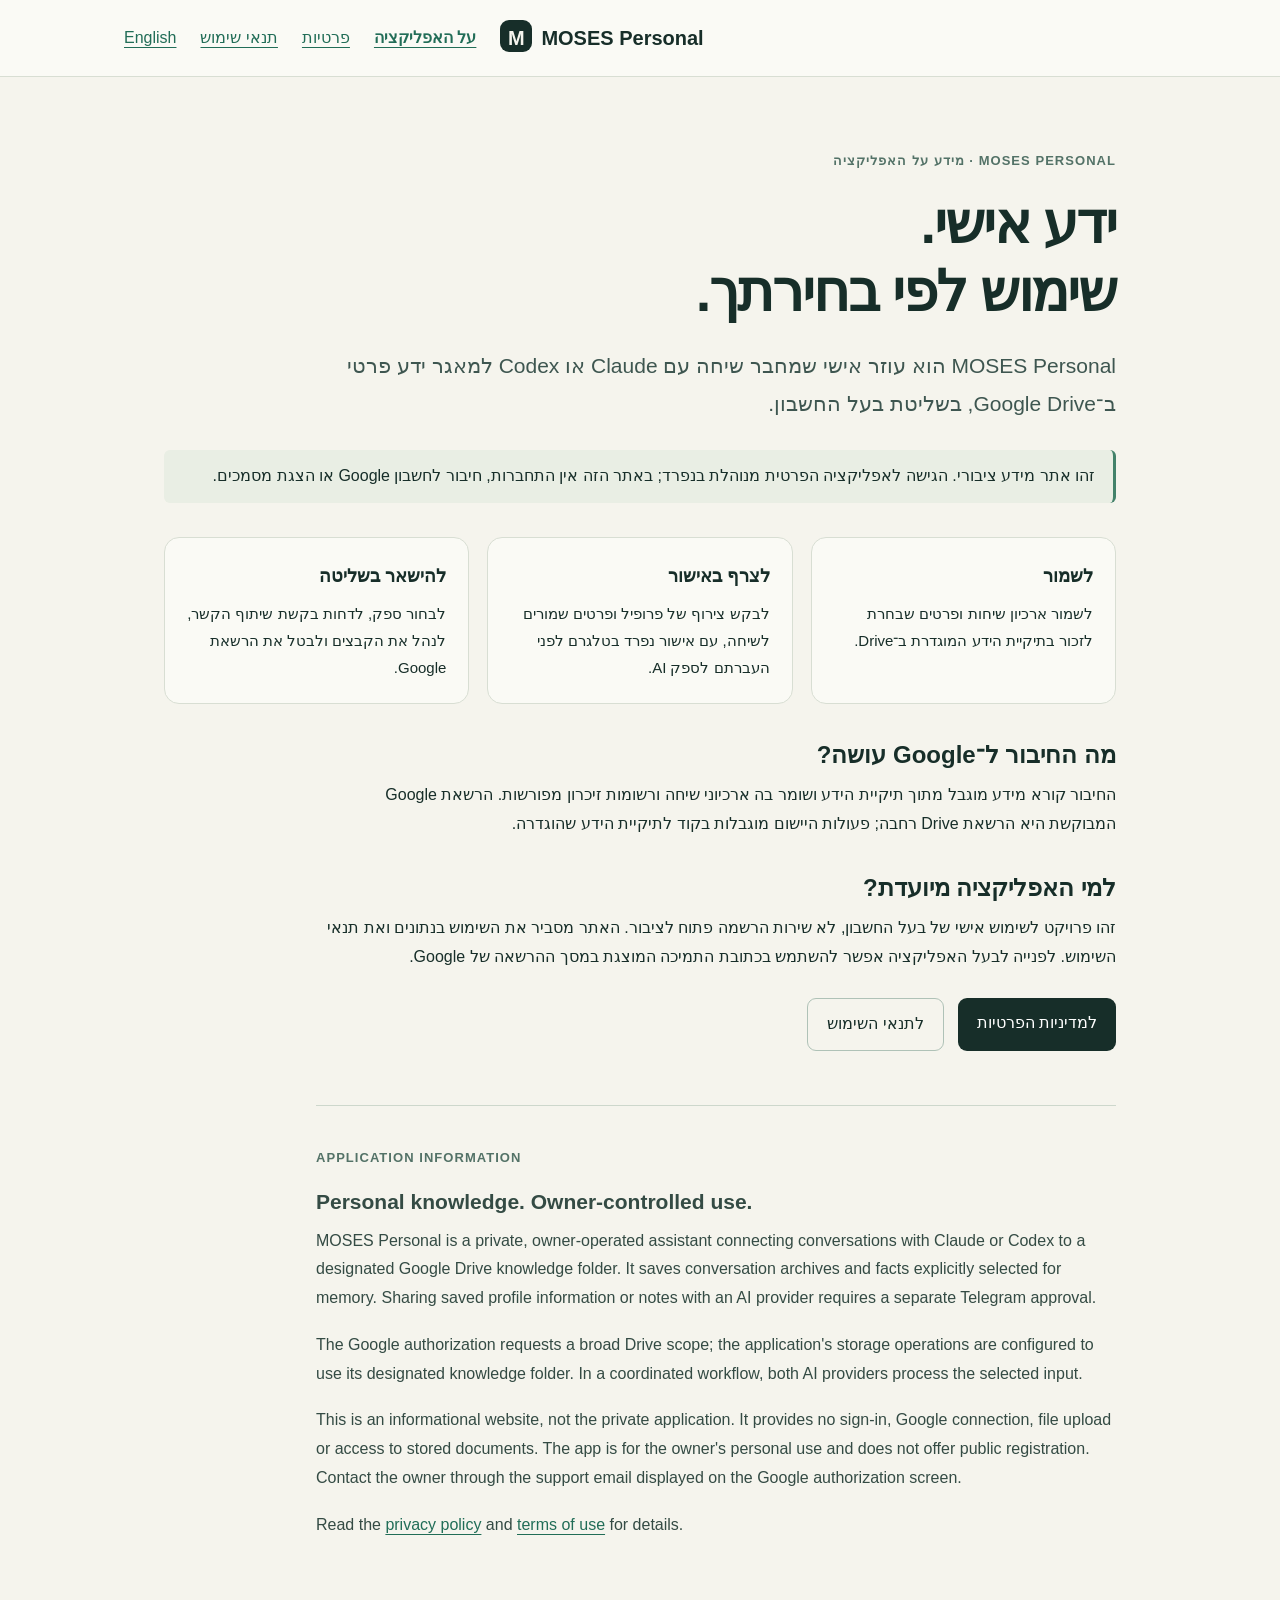
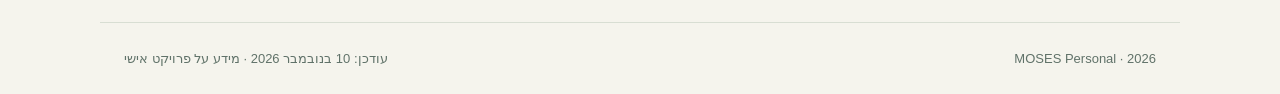
<file: index.html>
<!doctype html><html lang="he" dir="rtl"><head><meta charset="utf-8"><meta name="viewport" content="width=device-width,initial-scale=1"><title>מידע על האפליקציה | MOSES Personal</title><meta name="description" content="MOSES Personal — מידע על עוזר אישי עם אחסון ידע ב־Google Drive."><link rel="icon" href="/favicon.svg" type="image/svg+xml"><link rel="stylesheet" href="/styles.css"><meta name="google-site-verification" content="Oqz3vAV2T1W1eN7Mkm5vU2GLt82wAgXSuOa9q32WyWU" /></head><body><header><nav aria-label="ניווט ראשי"><a class="brand" href="/"><span aria-hidden="true">M</span>MOSES Personal</a><a href="/" aria-current="page">על האפליקציה</a><a href="/privacy/">פרטיות</a><a href="/terms/">תנאי שימוש</a><a href="#english" lang="en">English</a></nav></header><main><p class="eyebrow">MOSES PERSONAL · מידע על האפליקציה</p><h1>ידע אישי.<br>שימוש לפי בחירתך.</h1><p class="lead">MOSES Personal הוא עוזר אישי שמחבר שיחה עם Claude או Codex למאגר ידע פרטי ב־Google Drive, בשליטת בעל החשבון.</p><div class="notice">זהו אתר מידע ציבורי. הגישה לאפליקציה הפרטית מנוהלת בנפרד; באתר הזה אין התחברות, חיבור לחשבון Google או הצגת מסמכים.</div><div class="grid"><section class="card"><h3>לשמור</h3><p>לשמור ארכיון שיחות ופרטים שבחרת לזכור בתיקיית הידע המוגדרת ב־Drive.</p></section><section class="card"><h3>לצרף באישור</h3><p>לבקש צירוף של פרופיל ופרטים שמורים לשיחה, עם אישור נפרד בטלגרם לפני העברתם לספק AI.</p></section><section class="card"><h3>להישאר בשליטה</h3><p>לבחור ספק, לדחות בקשת שיתוף הקשר, לנהל את הקבצים ולבטל את הרשאת Google.</p></section></div><section class="body-copy"><h2>מה החיבור ל־Google עושה?</h2><p>החיבור קורא מידע מוגבל מתוך תיקיית הידע ושומר בה ארכיוני שיחה ורשומות זיכרון מפורשות. הרשאת Google המבוקשת היא הרשאת Drive רחבה; פעולות היישום מוגבלות בקוד לתיקיית הידע שהוגדרה.</p><h2>למי האפליקציה מיועדת?</h2><p>זהו פרויקט לשימוש אישי של בעל החשבון, לא שירות הרשמה פתוח לציבור. האתר מסביר את השימוש בנתונים ואת תנאי השימוש. לפנייה לבעל האפליקציה אפשר להשתמש בכתובת התמיכה המוצגת במסך ההרשאה של Google.</p><div class="links"><a href="/privacy/">למדיניות הפרטיות</a><a href="/terms/">לתנאי השימוש</a></div></section><section id="english" class="translation body-copy" lang="en" dir="ltr"><p class="eyebrow">APPLICATION INFORMATION</p><h2>Personal knowledge. Owner-controlled use.</h2><p>MOSES Personal is a private, owner-operated assistant connecting conversations with Claude or Codex to a designated Google Drive knowledge folder. It saves conversation archives and facts explicitly selected for memory. Sharing saved profile information or notes with an AI provider requires a separate Telegram approval.</p><p>The Google authorization requests a broad Drive scope; the application's storage operations are configured to use its designated knowledge folder. In a coordinated workflow, both AI providers process the selected input.</p><p>This is an informational website, not the private application. It provides no sign-in, Google connection, file upload or access to stored documents. The app is for the owner's personal use and does not offer public registration. Contact the owner through the support email displayed on the Google authorization screen.</p><p>Read the <a href="/privacy/">privacy policy</a> and <a href="/terms/">terms of use</a> for details.</p></section></main><footer><span dir="ltr">MOSES Personal · 2026</span><span>עודכן: 10 בנובמבר 2026 · מידע על פרויקט אישי</span></footer></body></html>
</file>
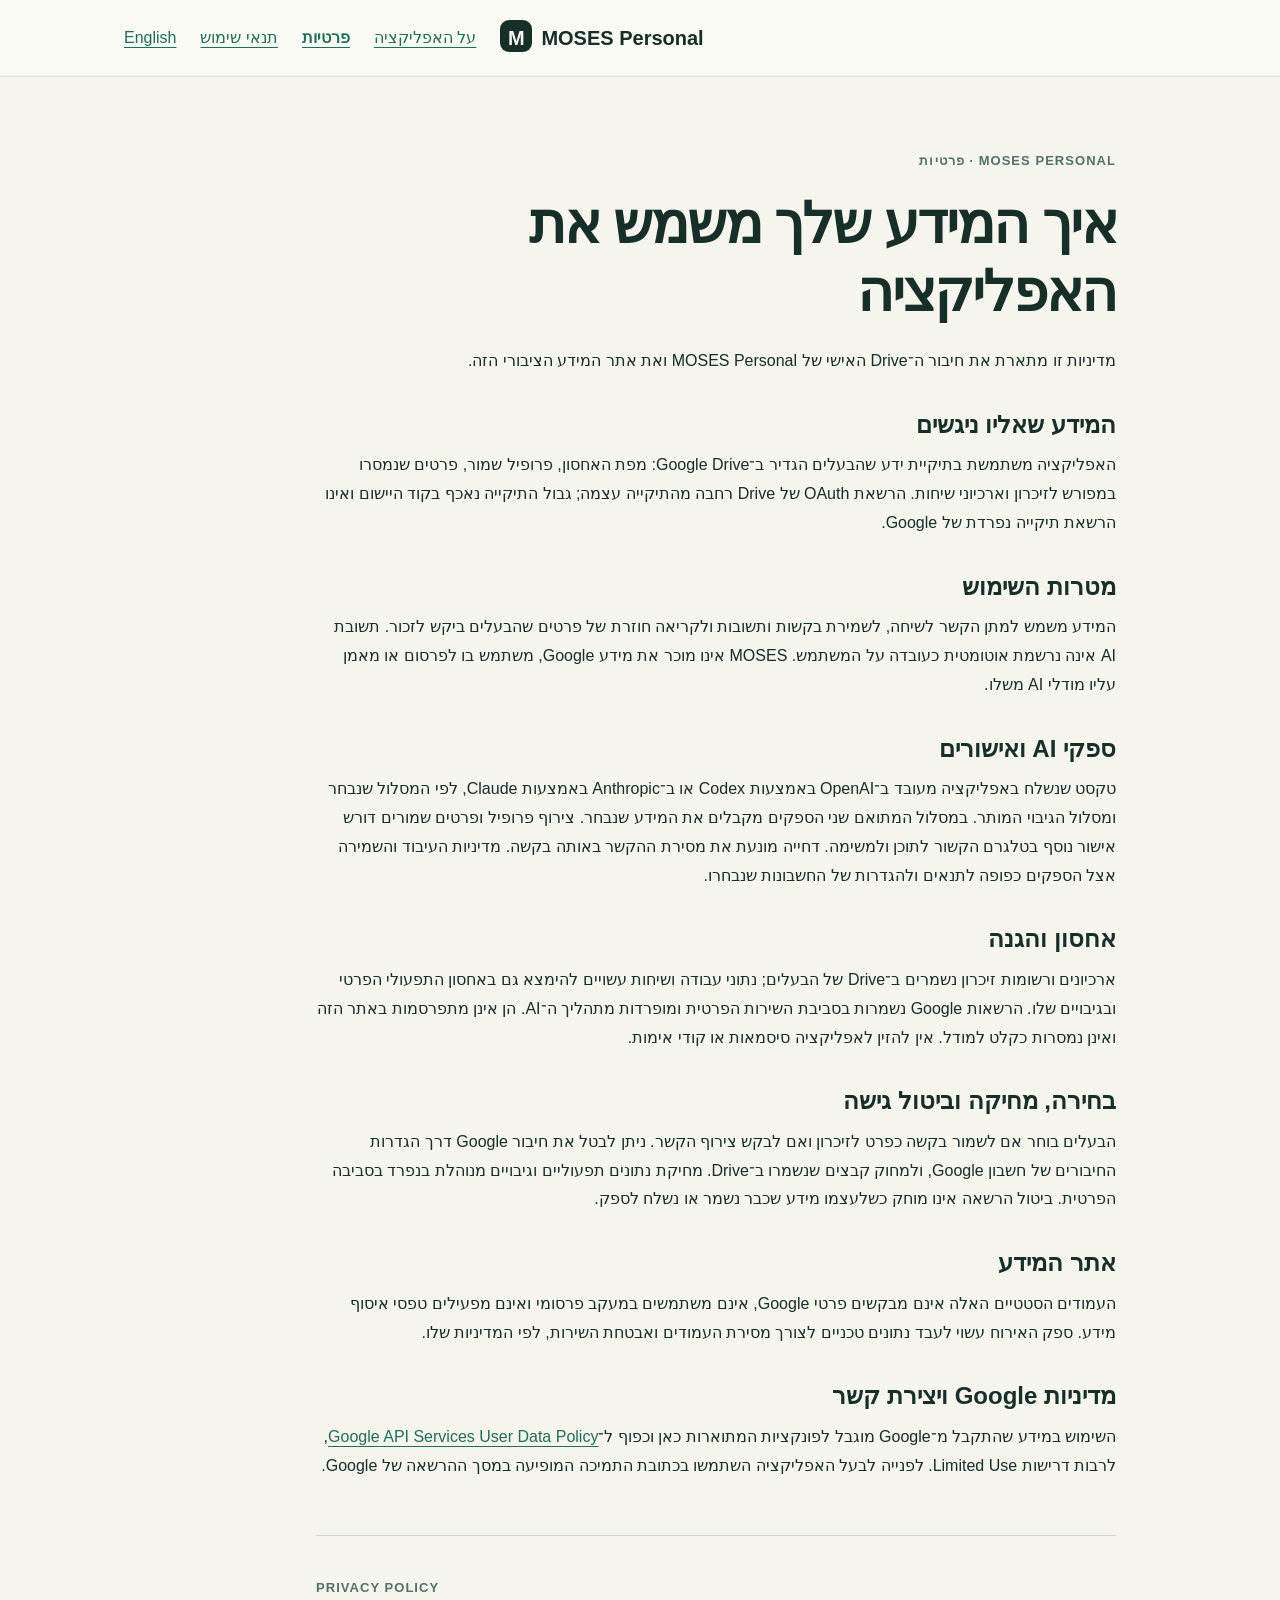
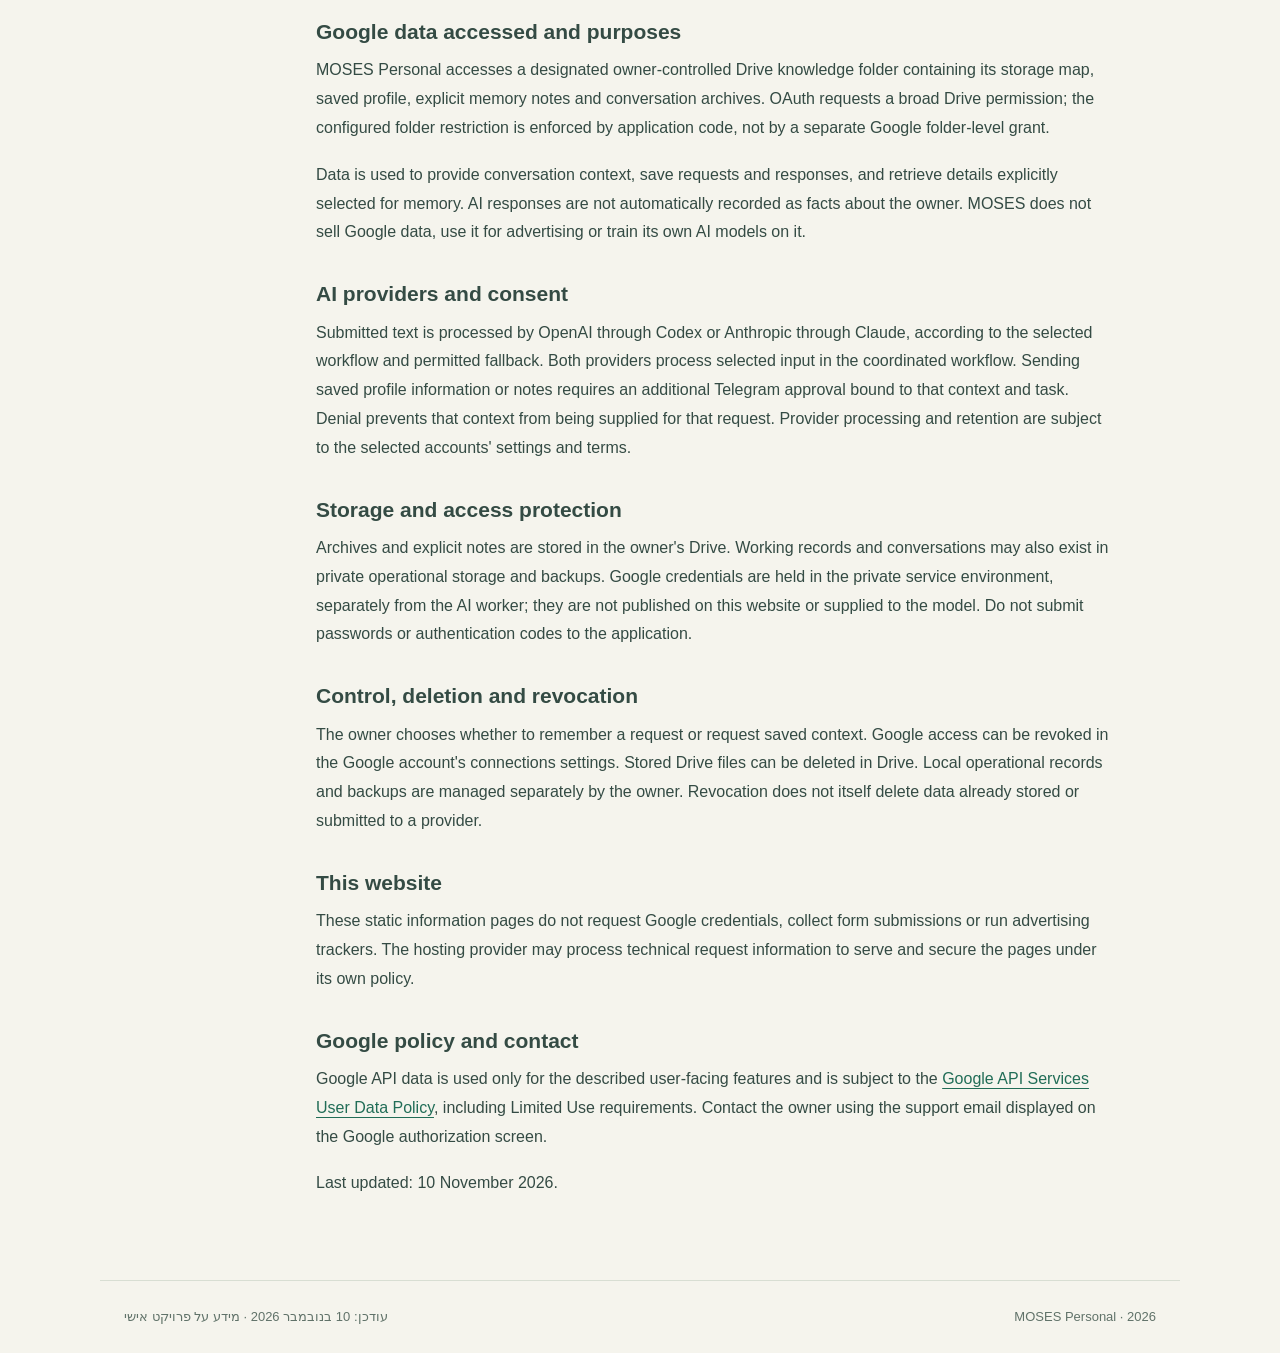
<file: privacy/index.html>
<!doctype html><html lang="he" dir="rtl"><head><meta charset="utf-8"><meta name="viewport" content="width=device-width,initial-scale=1"><title>מדיניות פרטיות | MOSES Personal</title><meta name="description" content="כיצד MOSES Personal קורא, שומר ומשתף מידע מ־Google Drive."><link rel="icon" href="/favicon.svg" type="image/svg+xml"><link rel="stylesheet" href="/styles.css"></head><body><header><nav aria-label="ניווט ראשי"><a class="brand" href="/"><span aria-hidden="true">M</span>MOSES Personal</a><a href="/">על האפליקציה</a><a href="/privacy/" aria-current="page">פרטיות</a><a href="/terms/">תנאי שימוש</a><a href="#english" lang="en">English</a></nav></header><main><p class="eyebrow">MOSES PERSONAL · פרטיות</p><h1>איך המידע שלך משמש את האפליקציה</h1><div class="body-copy"><p>מדיניות זו מתארת את חיבור ה־Drive האישי של MOSES Personal ואת אתר המידע הציבורי הזה.</p><h2>המידע שאליו ניגשים</h2><p>האפליקציה משתמשת בתיקיית ידע שהבעלים הגדיר ב־Google Drive: מפת האחסון, פרופיל שמור, פרטים שנמסרו במפורש לזיכרון וארכיוני שיחות. הרשאת OAuth של Drive רחבה מהתיקייה עצמה; גבול התיקייה נאכף בקוד היישום ואינו הרשאת תיקייה נפרדת של Google.</p><h2>מטרות השימוש</h2><p>המידע משמש למתן הקשר לשיחה, לשמירת בקשות ותשובות ולקריאה חוזרת של פרטים שהבעלים ביקש לזכור. תשובת AI אינה נרשמת אוטומטית כעובדה על המשתמש. MOSES אינו מוכר את מידע Google, משתמש בו לפרסום או מאמן עליו מודלי AI משלו.</p><h2>ספקי AI ואישורים</h2><p>טקסט שנשלח באפליקציה מעובד ב־OpenAI באמצעות Codex או ב־Anthropic באמצעות Claude, לפי המסלול שנבחר ומסלול הגיבוי המותר. במסלול המתואם שני הספקים מקבלים את המידע שנבחר. צירוף פרופיל ופרטים שמורים דורש אישור נוסף בטלגרם הקשור לתוכן ולמשימה. דחייה מונעת את מסירת ההקשר באותה בקשה. מדיניות העיבוד והשמירה אצל הספקים כפופה לתנאים ולהגדרות של החשבונות שנבחרו.</p><h2>אחסון והגנה</h2><p>ארכיונים ורשומות זיכרון נשמרים ב־Drive של הבעלים; נתוני עבודה ושיחות עשויים להימצא גם באחסון התפעולי הפרטי ובגיבויים שלו. הרשאות Google נשמרות בסביבת השירות הפרטית ומופרדות מתהליך ה־AI. הן אינן מתפרסמות באתר הזה ואינן נמסרות כקלט למודל. אין להזין לאפליקציה סיסמאות או קודי אימות.</p><h2>בחירה, מחיקה וביטול גישה</h2><p>הבעלים בוחר אם לשמור בקשה כפרט לזיכרון ואם לבקש צירוף הקשר. ניתן לבטל את חיבור Google דרך הגדרות החיבורים של חשבון Google, ולמחוק קבצים שנשמרו ב־Drive. מחיקת נתונים תפעוליים וגיבויים מנוהלת בנפרד בסביבה הפרטית. ביטול הרשאה אינו מוחק כשלעצמו מידע שכבר נשמר או נשלח לספק.</p><h2>אתר המידע</h2><p>העמודים הסטטיים האלה אינם מבקשים פרטי Google, אינם משתמשים במעקב פרסומי ואינם מפעילים טפסי איסוף מידע. ספק האירוח עשוי לעבד נתונים טכניים לצורך מסירת העמודים ואבטחת השירות, לפי המדיניות שלו.</p><h2>מדיניות Google ויצירת קשר</h2><p>השימוש במידע שהתקבל מ־Google מוגבל לפונקציות המתוארות כאן וכפוף ל־<a href="https://developers.google.com/terms/api-services-user-data-policy" rel="noopener">Google API Services User Data Policy</a>, לרבות דרישות Limited Use. לפנייה לבעל האפליקציה השתמשו בכתובת התמיכה המופיעה במסך ההרשאה של Google.</p></div><section id="english" class="translation body-copy" lang="en" dir="ltr"><p class="eyebrow">PRIVACY POLICY</p><h2>Google data accessed and purposes</h2><p>MOSES Personal accesses a designated owner-controlled Drive knowledge folder containing its storage map, saved profile, explicit memory notes and conversation archives. OAuth requests a broad Drive permission; the configured folder restriction is enforced by application code, not by a separate Google folder-level grant.</p><p>Data is used to provide conversation context, save requests and responses, and retrieve details explicitly selected for memory. AI responses are not automatically recorded as facts about the owner. MOSES does not sell Google data, use it for advertising or train its own AI models on it.</p><h2>AI providers and consent</h2><p>Submitted text is processed by OpenAI through Codex or Anthropic through Claude, according to the selected workflow and permitted fallback. Both providers process selected input in the coordinated workflow. Sending saved profile information or notes requires an additional Telegram approval bound to that context and task. Denial prevents that context from being supplied for that request. Provider processing and retention are subject to the selected accounts' settings and terms.</p><h2>Storage and access protection</h2><p>Archives and explicit notes are stored in the owner's Drive. Working records and conversations may also exist in private operational storage and backups. Google credentials are held in the private service environment, separately from the AI worker; they are not published on this website or supplied to the model. Do not submit passwords or authentication codes to the application.</p><h2>Control, deletion and revocation</h2><p>The owner chooses whether to remember a request or request saved context. Google access can be revoked in the Google account's connections settings. Stored Drive files can be deleted in Drive. Local operational records and backups are managed separately by the owner. Revocation does not itself delete data already stored or submitted to a provider.</p><h2>This website</h2><p>These static information pages do not request Google credentials, collect form submissions or run advertising trackers. The hosting provider may process technical request information to serve and secure the pages under its own policy.</p><h2>Google policy and contact</h2><p>Google API data is used only for the described user-facing features and is subject to the <a href="https://developers.google.com/terms/api-services-user-data-policy" rel="noopener">Google API Services User Data Policy</a>, including Limited Use requirements. Contact the owner using the support email displayed on the Google authorization screen.</p><p>Last updated: 10 November 2026.</p></section></main><footer><span dir="ltr">MOSES Personal · 2026</span><span>עודכן: 10 בנובמבר 2026 · מידע על פרויקט אישי</span></footer></body></html>
</file>
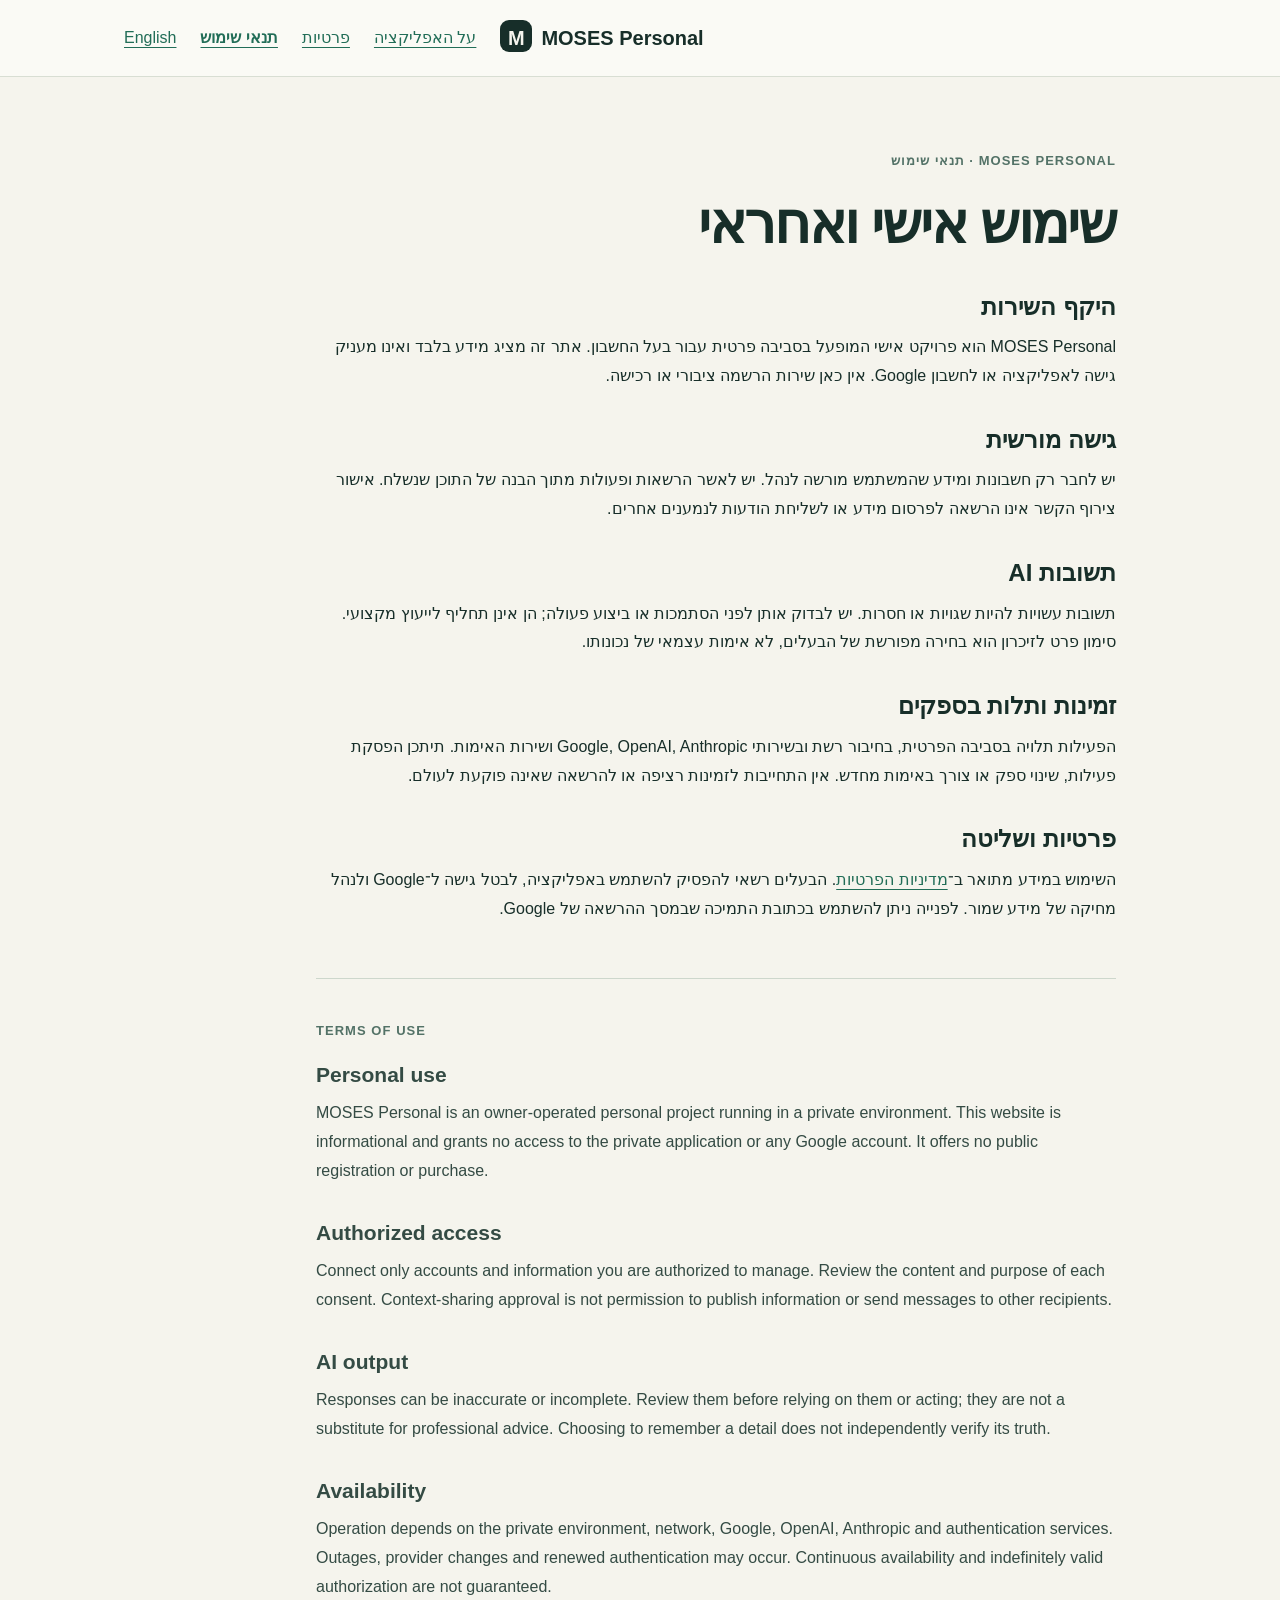
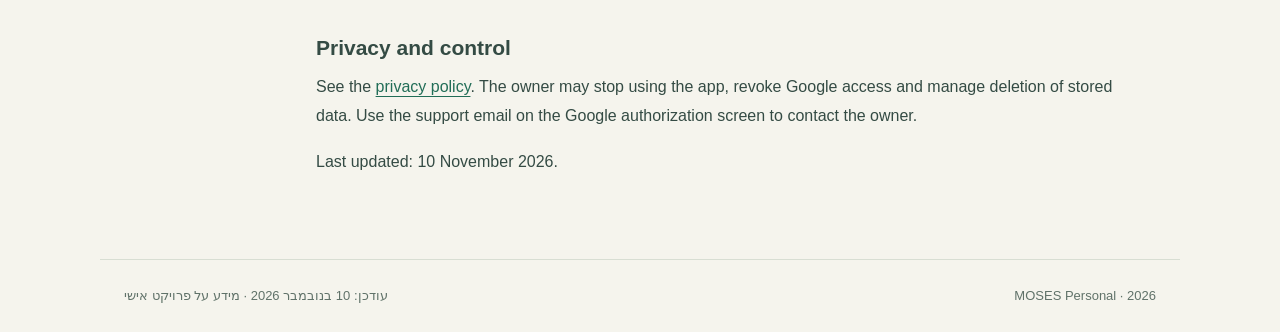
<file: terms/index.html>
<!doctype html><html lang="he" dir="rtl"><head><meta charset="utf-8"><meta name="viewport" content="width=device-width,initial-scale=1"><title>תנאי שימוש | MOSES Personal</title><meta name="description" content="תנאי שימוש אישיים ב־MOSES Personal."><link rel="icon" href="/favicon.svg" type="image/svg+xml"><link rel="stylesheet" href="/styles.css"></head><body><header><nav aria-label="ניווט ראשי"><a class="brand" href="/"><span aria-hidden="true">M</span>MOSES Personal</a><a href="/">על האפליקציה</a><a href="/privacy/">פרטיות</a><a href="/terms/" aria-current="page">תנאי שימוש</a><a href="#english" lang="en">English</a></nav></header><main><p class="eyebrow">MOSES PERSONAL · תנאי שימוש</p><h1>שימוש אישי ואחראי</h1><div class="body-copy"><h2>היקף השירות</h2><p>MOSES Personal הוא פרויקט אישי המופעל בסביבה פרטית עבור בעל החשבון. אתר זה מציג מידע בלבד ואינו מעניק גישה לאפליקציה או לחשבון Google. אין כאן שירות הרשמה ציבורי או רכישה.</p><h2>גישה מורשית</h2><p>יש לחבר רק חשבונות ומידע שהמשתמש מורשה לנהל. יש לאשר הרשאות ופעולות מתוך הבנה של התוכן שנשלח. אישור צירוף הקשר אינו הרשאה לפרסום מידע או לשליחת הודעות לנמענים אחרים.</p><h2>תשובות AI</h2><p>תשובות עשויות להיות שגויות או חסרות. יש לבדוק אותן לפני הסתמכות או ביצוע פעולה; הן אינן תחליף לייעוץ מקצועי. סימון פרט לזיכרון הוא בחירה מפורשת של הבעלים, לא אימות עצמאי של נכונותו.</p><h2>זמינות ותלות בספקים</h2><p>הפעילות תלויה בסביבה הפרטית, בחיבור רשת ובשירותי Google, OpenAI, Anthropic ושירות האימות. תיתכן הפסקת פעילות, שינוי ספק או צורך באימות מחדש. אין התחייבות לזמינות רציפה או להרשאה שאינה פוקעת לעולם.</p><h2>פרטיות ושליטה</h2><p>השימוש במידע מתואר ב־<a href="/privacy/">מדיניות הפרטיות</a>. הבעלים רשאי להפסיק להשתמש באפליקציה, לבטל גישה ל־Google ולנהל מחיקה של מידע שמור. לפנייה ניתן להשתמש בכתובת התמיכה שבמסך ההרשאה של Google.</p></div><section id="english" class="translation body-copy" lang="en" dir="ltr"><p class="eyebrow">TERMS OF USE</p><h2>Personal use</h2><p>MOSES Personal is an owner-operated personal project running in a private environment. This website is informational and grants no access to the private application or any Google account. It offers no public registration or purchase.</p><h2>Authorized access</h2><p>Connect only accounts and information you are authorized to manage. Review the content and purpose of each consent. Context-sharing approval is not permission to publish information or send messages to other recipients.</p><h2>AI output</h2><p>Responses can be inaccurate or incomplete. Review them before relying on them or acting; they are not a substitute for professional advice. Choosing to remember a detail does not independently verify its truth.</p><h2>Availability</h2><p>Operation depends on the private environment, network, Google, OpenAI, Anthropic and authentication services. Outages, provider changes and renewed authentication may occur. Continuous availability and indefinitely valid authorization are not guaranteed.</p><h2>Privacy and control</h2><p>See the <a href="/privacy/">privacy policy</a>. The owner may stop using the app, revoke Google access and manage deletion of stored data. Use the support email on the Google authorization screen to contact the owner.</p><p>Last updated: 10 November 2026.</p></section></main><footer><span dir="ltr">MOSES Personal · 2026</span><span>עודכן: 10 בנובמבר 2026 · מידע על פרויקט אישי</span></footer></body></html>
</file>
<file: styles.css>
*{box-sizing:border-box}html{scroll-behavior:smooth}body{margin:0;background:#f5f4ed;color:#172e29;font-family:Segoe UI,Arial,sans-serif;line-height:1.8}a{color:#216d57;text-underline-offset:4px}a:hover{color:#113e32}header{border-bottom:1px solid #d8ded3;background:#fafaf5}nav{max-width:1080px;margin:auto;padding:20px 24px;display:flex;align-items:center;gap:24px;flex-wrap:wrap}.brand{font-weight:750;font-size:20px;text-decoration:none;color:#172e29;direction:ltr;margin-inline-end:auto}.brand span{display:inline-grid;place-items:center;width:32px;height:32px;border-radius:9px;background:#172e29;color:#f5f4ed;margin-right:9px}nav a[aria-current=page]{font-weight:700}main{max-width:1000px;margin:auto;padding:62px 24px 40px}.eyebrow{font-size:13px;letter-spacing:.08em;font-weight:650;color:#537267}h1{font-size:clamp(32px,5vw,56px);line-height:1.2;letter-spacing:-.035em;margin:14px 0 22px;max-width:830px}h2{font-size:24px;line-height:1.4;margin:32px 0 10px}h3{font-size:18px;margin:0 0 7px}.lead{font-size:21px;max-width:770px;color:#3e5650}.notice{border-inline-start:3px solid #43826a;padding:12px 18px;margin:28px 0;background:#e9eee4;border-radius:6px}.grid{display:grid;grid-template-columns:repeat(3,1fr);gap:18px;margin:34px 0}.card{border:1px solid #d8ded3;padding:22px;border-radius:15px;background:#fafaf5}.card p{font-size:15px;margin:0}.body-copy{max-width:800px}.translation{border-top:1px solid #cdd7cc;margin-top:54px;padding-top:30px;color:#344b44}.translation h2:first-of-type{margin-top:0}.translation h2{font-size:21px}.translation h1{font-size:36px}p,ul{margin:10px 0 18px}li{margin:7px 0}.links{display:flex;gap:14px;flex-wrap:wrap;margin:26px 0}.links a{background:#172e29;color:#fff;padding:11px 19px;border-radius:9px;text-decoration:none}.links a+ a{background:transparent;border:1px solid #afc2b7;color:#172e29}footer{max-width:1080px;margin:24px auto 0;padding:24px;border-top:1px solid #d8ded3;color:#607269;font-size:13px;display:flex;gap:18px;justify-content:space-between;flex-wrap:wrap}:focus-visible{outline:3px solid #b77c24;outline-offset:5px}::selection{background:#d0e4bb}@media(max-width:650px){nav{gap:13px;padding:16px 18px}.brand{width:100%;margin:0}main{padding:34px 18px}.grid{grid-template-columns:1fr;gap:12px}.lead{font-size:18px}.card{padding:18px}.translation{margin-top:35px}footer{margin-inline:18px;padding-inline:0}}
</file>
